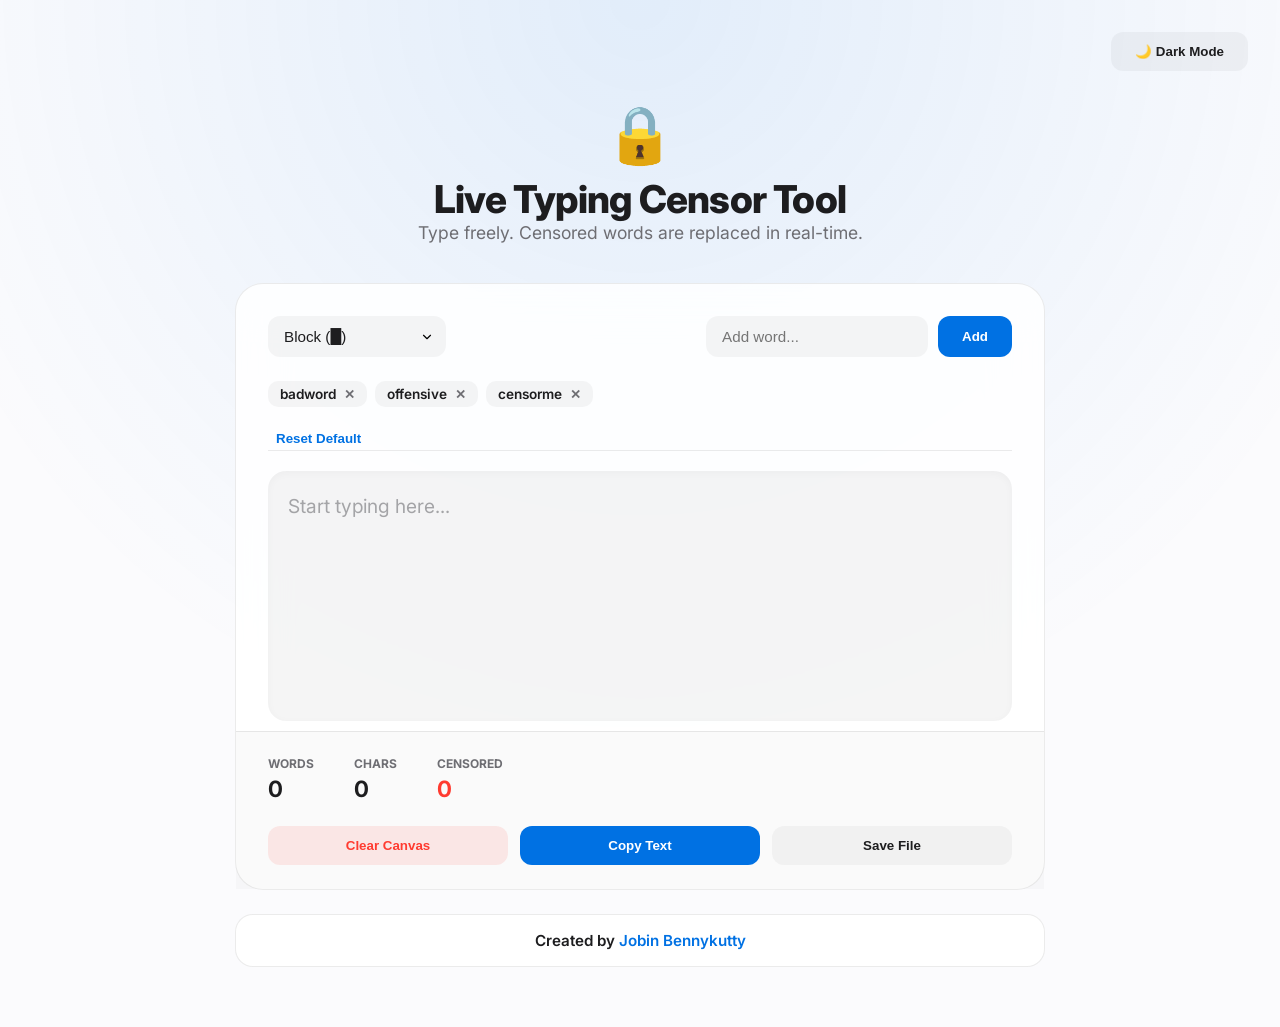
<file: index.html>
<!DOCTYPE html>
<html lang="en">
<head>
    <meta charset="UTF-8">
    <meta name="viewport" content="width=device-width, initial-scale=1.0">
    
    <title>Live Typing Censor Tool — Real-Time Text Moderation</title>
    <meta name="title" content="Live Typing Censor Tool — Real-Time Text Moderation">
    <meta name="description" content="A premium, Apple-inspired real-time text censoring tool. Features include custom characters, hover-to-reveal, and persistent storage.">
    <meta name="keywords" content="text censor, privacy tool, real-time moderation, content filter, apple design, web utility">
    <meta name="author" content="Jobin Bennykutty">

    <meta property="og:type" content="website">
    <meta property="og:url" content="https://joemighty.github.io/Text-Censor-Simple/">
    <meta property="og:title" content="Live Typing Censor Tool — Real-Time Text Moderation">
    <meta property="og:description" content="Type freely and moderate content in real-time with this sleek, glassmorphic web utility.">
    <meta property="og:image" content="https://joemighty.github.io/Text-Censor-Simple/og-image.png">

    <meta property="twitter:card" content="summary_large_image">
    <meta property="twitter:url" content="https://joemighty.github.io/Text-Censor-Simple/">
    <meta property="twitter:title" content="Live Typing Censor Tool — Real-Time Text Moderation">
    <meta property="twitter:description" content="A premium, Apple-inspired real-time text censoring tool with haptic interactions and custom styling.">
    <meta property="twitter:image" content="https://joemighty.github.io/Text-Censor-Simple/og-image.png">

    <link rel="stylesheet" href="style.css">
    <link href="https://fonts.googleapis.com/css2?family=Inter:wght@300;400;500;600;700;800&display=swap" rel="stylesheet">
</head>
<body>
    <div class="canvas-bg"></div>
    
    <nav class="top-nav">
        <button id="themeToggle" class="apple-btn-secondary" onclick="toggleTheme()">🌙 Dark Mode</button>
    </nav>

    <main class="apple-shell">
        <header class="hero-section">
            <span class="app-icon">🔒</span>
            <h1>Live Typing Censor Tool</h1>
            <p>Type freely. Censored words are replaced in real-time.</p>
        </header>

        <section class="main-surface glass">
            <div class="surface-content">
                <div class="toolbar">
                    <div class="toolbar-group">
                        <select id="censorStyle" class="apple-select" onchange="updateCensorStyle()">
                            <option value="█">Block (█)</option>
                            <option value="*">Asterisks (*)</option>
                            <option value="x">Crosses (x)</option>
                            <option value="custom">Custom Character</option>
                        </select>
                        <input type="text" id="customCharInput" maxlength="1" class="apple-input small" value="$" style="display: none;">
                    </div>
                    <div class="toolbar-group">
                        <input type="text" id="newWordInput" class="apple-input" placeholder="Add word...">
                        <button class="apple-btn-primary" onclick="addNewWord()">Add</button>
                    </div>
                </div>

                <div class="word-list-container">
                    <div id="wordListDisplay" class="apple-tags"></div>
                    <button class="text-btn" onclick="resetWordList()">Reset Default</button>
                </div>

                <div class="separator"></div>

                <div id="textInput" class="apple-editor" contenteditable="true" placeholder="Start typing here..."></div>
            </div>

            <div class="info-bar">
                <div class="stat-row">
                    <div class="apple-stat">
                        <span class="stat-label">Words</span>
                        <span id="wordCount" class="stat-val">0</span>
                    </div>
                    <div class="apple-stat">
                        <span class="stat-label">Chars</span>
                        <span id="charCount" class="stat-val">0</span>
                    </div>
                    <div class="apple-stat">
                        <span class="stat-label">Censored</span>
                        <span id="censorCount" class="stat-val red">0</span>
                    </div>
                </div>
                
                <div class="action-row">
                    <button class="apple-btn-danger" onclick="clearText()">Clear Canvas</button>
                    <button class="apple-btn-primary" onclick="copyText()">Copy Text</button>
                    <button class="apple-btn-secondary" onclick="downloadText()">Save File</button>
                </div>
            </div>
        </section>

        <footer class="apple-footer-bar glass">
            <p>Created by <a href="https://github.com/JoeMighty" target="_blank">Jobin Bennykutty</a></p>
        </footer>
    </main>

    <div class="apple-toast" id="notification">Copied to clipboard</div>

    <script src="script.js"></script>
</body>
</html>
</file>
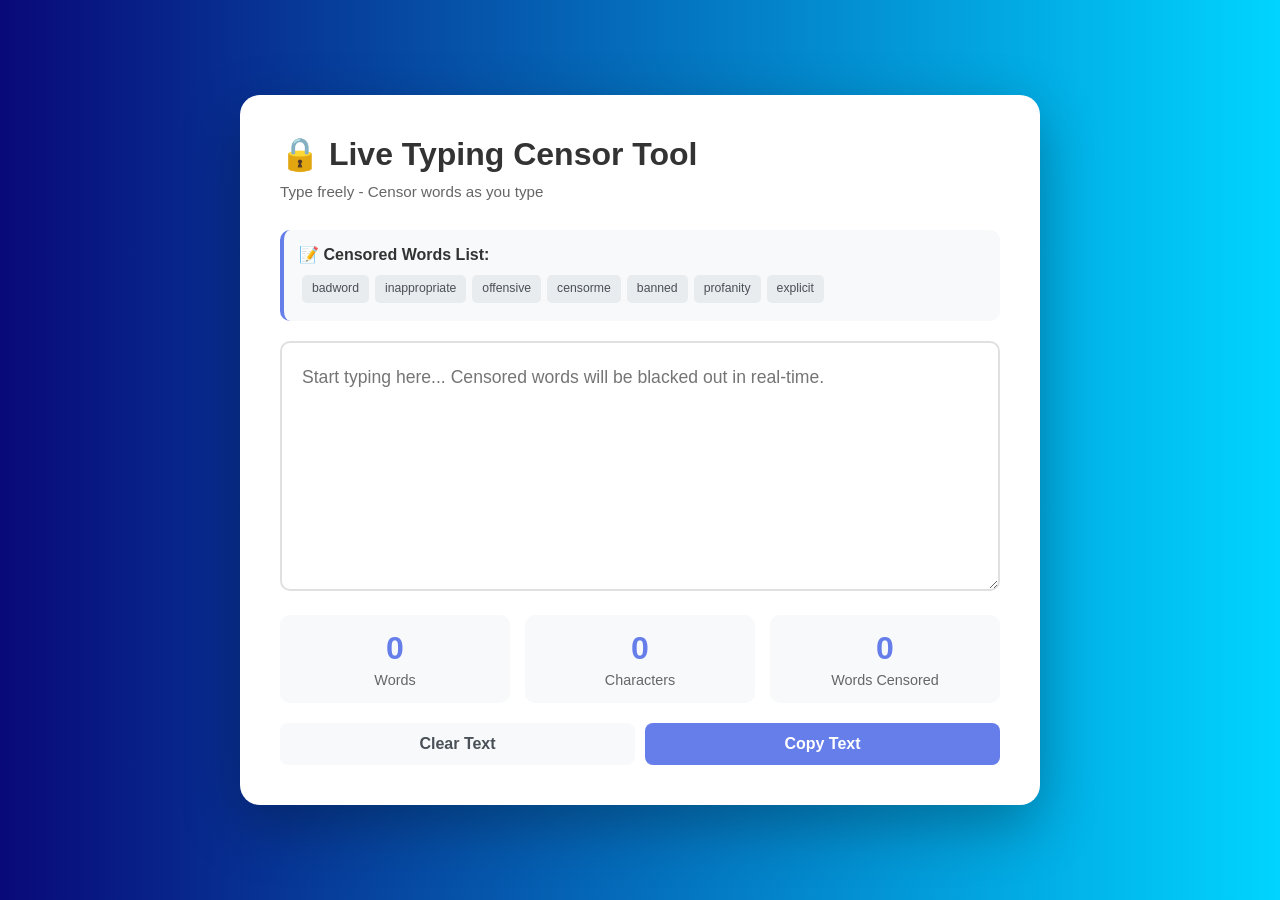
<file: word-censor-tool.html>
<!DOCTYPE html>
<html lang="en">
<head>
    <meta charset="UTF-8">
    <meta name="viewport" content="width=device-width, initial-scale=1.0">
    <title>Live Typing Censor Tool</title>
    <style>
        * {
            margin: 0;
            padding: 0;
            box-sizing: border-box;
        }

        body {
            font-family: 'Segoe UI', Tahoma, Geneva, Verdana, sans-serif;
            background: linear-gradient(90deg, #090979 0%, #00D4FF 100%);
            min-height: 100vh;
            display: flex;
            justify-content: center;
            align-items: center;
            padding: 20px;
        }

        .container {
            background: white;
            border-radius: 20px;
            box-shadow: 0 20px 60px rgba(0, 0, 0, 0.3);
            max-width: 800px;
            width: 100%;
            padding: 40px;
        }

        h1 {
            color: #333;
            margin-bottom: 10px;
            font-size: 2em;
        }

        .subtitle {
            color: #666;
            margin-bottom: 30px;
            font-size: 0.95em;
        }

        .word-list {
            background: #f8f9fa;
            padding: 15px;
            border-radius: 10px;
            margin-bottom: 20px;
            border-left: 4px solid #667eea;
        }

        .word-list h3 {
            color: #333;
            font-size: 1em;
            margin-bottom: 8px;
        }

        .word-list p {
            color: #666;
            font-size: 0.9em;
            line-height: 1.6;
        }

        .word-list .word-tag {
            display: inline-block;
            background: #e9ecef;
            color: #495057;
            padding: 4px 10px;
            margin: 3px;
            border-radius: 5px;
            font-size: 0.85em;
            font-weight: 500;
        }

        .editor-wrapper {
            position: relative;
            margin-bottom: 20px;
        }

        textarea {
            width: 100%;
            min-height: 250px;
            padding: 20px;
            border: 2px solid #e0e0e0;
            border-radius: 10px;
            font-size: 1.1em;
            font-family: 'Segoe UI', Tahoma, Geneva, Verdana, sans-serif;
            resize: vertical;
            transition: border-color 0.3s;
            line-height: 1.6;
        }

        textarea:focus {
            outline: none;
            border-color: #667eea;
        }

        .stats {
            display: flex;
            justify-content: space-between;
            gap: 15px;
            margin-top: 20px;
        }

        .stat-box {
            flex: 1;
            background: #f8f9fa;
            padding: 15px;
            border-radius: 10px;
            text-align: center;
        }

        .stat-number {
            font-size: 2em;
            font-weight: bold;
            color: #667eea;
        }

        .stat-label {
            color: #666;
            font-size: 0.9em;
            margin-top: 5px;
        }

        .censored-word {
            color: #dc3545;
            font-weight: bold;
        }

        .controls {
            margin-top: 20px;
            display: flex;
            gap: 10px;
        }

        button {
            flex: 1;
            padding: 12px 24px;
            border: none;
            border-radius: 8px;
            font-size: 1em;
            cursor: pointer;
            transition: all 0.3s;
            font-weight: 600;
        }

        .clear-btn {
            background: #f8f9fa;
            color: #495057;
        }

        .clear-btn:hover {
            background: #e9ecef;
        }

        .copy-btn {
            background: #667eea;
            color: white;
        }

        .copy-btn:hover {
            background: #5568d3;
            transform: translateY(-2px);
            box-shadow: 0 5px 15px rgba(102, 126, 234, 0.4);
        }

        .notification {
            position: fixed;
            top: 20px;
            right: 20px;
            background: #28a745;
            color: white;
            padding: 15px 25px;
            border-radius: 8px;
            box-shadow: 0 5px 15px rgba(0, 0, 0, 0.2);
            opacity: 0;
            transform: translateY(-20px);
            transition: all 0.3s;
            pointer-events: none;
        }

        .notification.show {
            opacity: 1;
            transform: translateY(0);
        }

        @media (max-width: 600px) {
            .container {
                padding: 20px;
            }

            h1 {
                font-size: 1.5em;
            }

            .stats {
                flex-direction: column;
            }

            .controls {
                flex-direction: column;
            }
        }
    </style>
</head>
<body>
    <div class="container">
        <h1>🔒 Live Typing Censor Tool</h1>
        <p class="subtitle">Type freely - Censor words as you type</p>

        <div class="word-list">
            <h3>📝 Censored Words List:</h3>
            <p id="wordListDisplay"></p>
        </div>

        <div class="editor-wrapper">
            <textarea 
                id="textInput" 
                placeholder="Start typing here... Censored words will be blacked out in real-time."
            ></textarea>
        </div>

        <div class="stats">
            <div class="stat-box">
                <div class="stat-number" id="wordCount">0</div>
                <div class="stat-label">Words</div>
            </div>
            <div class="stat-box">
                <div class="stat-number" id="charCount">0</div>
                <div class="stat-label">Characters</div>
            </div>
            <div class="stat-box">
                <div class="stat-number" id="censorCount">0</div>
                <div class="stat-label">Words Censored</div>
            </div>
        </div>

        <div class="controls">
            <button class="clear-btn" onclick="clearText()">Clear Text</button>
            <button class="copy-btn" onclick="copyText()">Copy Text</button>
        </div>
    </div>

    <div class="notification" id="notification">Text copied to clipboard!</div>

    <script>
        // Placeholder list of words to censor (case-insensitive)
        const censoredWords = [
            'badword',
            'inappropriate',
            'offensive',
            'censorme',
            'banned',
            'profanity',
            'explicit'
        ];

        let totalCensorCount = 0;
        const textInput = document.getElementById('textInput');
        const wordCountEl = document.getElementById('wordCount');
        const charCountEl = document.getElementById('charCount');
        const censorCountEl = document.getElementById('censorCount');
        const wordListDisplay = document.getElementById('wordListDisplay');

        // Display the censored words list
        function displayWordList() {
            wordListDisplay.innerHTML = censoredWords
                .map(word => `<span class="word-tag">${word}</span>`)
                .join('');
        }

        // Create regex pattern for censored words
        function createCensorPattern() {
            const pattern = censoredWords
                .map(word => word.replace(/[.*+?^${}()|[\]\\]/g, '\\$&'))
                .join('|');
            return new RegExp(`\\b(${pattern})\\b`, 'gi');
        }

        // Censor the text
        function censorText(text) {
            let censoredCount = 0;
            const pattern = createCensorPattern();
            
            const censored = text.replace(pattern, (match) => {
                censoredCount++;
                return '█'.repeat(match.length);
            });
            
            return { text: censored, count: censoredCount };
        }

        // Update statistics
        function updateStats(text) {
            const words = text.trim().split(/\s+/).filter(word => word.length > 0);
            wordCountEl.textContent = words.length || 0;
            charCountEl.textContent = text.length;
        }

        // Handle text input with real-time censoring
        textInput.addEventListener('input', function(e) {
            const cursorPosition = this.selectionStart;
            const originalText = this.value;
            
            const { text: censoredText, count } = censorText(originalText);
            
            // Calculate cursor position adjustment
            const beforeCursor = originalText.substring(0, cursorPosition);
            const { text: censoredBefore } = censorText(beforeCursor);
            const newCursorPosition = censoredBefore.length;
            
            // Update textarea value
            if (censoredText !== originalText) {
                this.value = censoredText;
                this.setSelectionRange(newCursorPosition, newCursorPosition);
                totalCensorCount += count;
            }
            
            updateStats(censoredText);
            censorCountEl.textContent = totalCensorCount;
        });

        // Clear text
        function clearText() {
            textInput.value = '';
            totalCensorCount = 0;
            updateStats('');
            censorCountEl.textContent = 0;
            textInput.focus();
        }

        // Copy text to clipboard
        function copyText() {
            const text = textInput.value;
            
            if (text.trim() === '') {
                return;
            }
            
            navigator.clipboard.writeText(text).then(() => {
                const notification = document.getElementById('notification');
                notification.classList.add('show');
                
                setTimeout(() => {
                    notification.classList.remove('show');
                }, 2000);
            }).catch(err => {
                alert('Failed to copy text');
            });
        }

        // Initialize
        displayWordList();
        updateStats('');
    </script>
</body>
</html>
</file>
<file: style.css>
:root {
    --system-bg: #fbfbfd;
    --material-bg: rgba(255, 255, 255, 0.85);
    --material-border: rgba(0, 0, 0, 0.08);
    --text-main: #1d1d1f;
    --text-sub: #6e6e73;
    --accent: #0071e3;
    --danger: #ff3b30;
    --tag-bg: rgba(0, 0, 0, 0.04);
    --editor-shadow: rgba(0, 0, 0, 0.03);
    --select-dropdown-bg: #ffffff;
    --spring-easing: cubic-bezier(0.175, 0.885, 0.32, 1.275);
}

[data-theme="dark"] {
    --system-bg: #000000;
    --material-bg: rgba(28, 28, 30, 0.85);
    --material-border: rgba(255, 255, 255, 0.1);
    --text-main: #f5f5f7;
    --text-sub: #86868b;
    --accent: #0a84ff;
    --danger: #ff453a;
    --tag-bg: rgba(255, 255, 255, 0.08);
    --editor-shadow: rgba(0, 0, 0, 0.2);
    --select-dropdown-bg: #1c1c1e;
}

* { margin: 0; padding: 0; box-sizing: border-box; }

body {
    font-family: 'Inter', -apple-system, sans-serif;
    background-color: var(--system-bg);
    color: var(--text-main);
    -webkit-font-smoothing: antialiased;
    min-height: 100vh;
}

.canvas-bg {
    position: fixed; top: 0; left: 0; width: 100%; height: 100%; z-index: -1;
    background: radial-gradient(circle at 50% 0%, var(--accent), transparent 70%);
    opacity: 0.1;
}

/* FIX: Absolute pin to top-right with explicit margins */
.top-nav {
    position: absolute; /* Using absolute to stay within document flow but pinned */
    top: 32px;
    right: 32px;
    margin: 0;
    padding: 0;
    z-index: 9999;
}

/* Ensure the button itself doesn't have floating issues */
#themeToggle {
    display: block;
    float: right;
}

.apple-shell { max-width: 850px; margin: 80px auto 40px; padding: 20px; }

.hero-section { text-align: center; margin-bottom: 40px; }
.app-icon { font-size: 3.5rem; display: block; margin-bottom: 8px; }
h1 { font-size: 2.4rem; font-weight: 800; letter-spacing: -0.02em; }
.hero-section p { color: var(--text-sub); font-size: 1.1rem; }

.glass {
    background: var(--material-bg);
    backdrop-filter: blur(25px);
    -webkit-backdrop-filter: blur(25px);
    border: 1px solid var(--material-border);
    border-radius: 28px;
}

.surface-content { padding: 32px 32px 10px 32px; }

.toolbar { display: flex; justify-content: space-between; gap: 15px; margin-bottom: 24px; }
.toolbar-group { display: flex; gap: 10px; }

.apple-select {
    background: var(--tag-bg);
    border: none;
    padding: 12px 16px;
    border-radius: 12px;
    color: var(--text-main);
    font-size: 0.95rem;
    font-weight: 500;
    outline: none;
    cursor: pointer;
    appearance: none;
    -webkit-appearance: none;
    background-image: url("data:image/svg+xml;charset=UTF-8,%3csvg xmlns='http://www.w3.org/2000/svg' viewBox='0 0 24 24' fill='none' stroke='currentColor' stroke-width='2' stroke-linecap='round' stroke-linejoin='round'%3e%3cpolyline points='6 9 12 15 18 9'%3e%3c/polyline%3e%3c/svg%3e");
    background-repeat: no-repeat;
    background-position: right 12px center;
    background-size: 14px;
    padding-right: 38px;
}

.apple-select option {
    background-color: var(--select-dropdown-bg);
    color: var(--text-main);
}

.apple-input {
    background: var(--tag-bg);
    border: none;
    padding: 12px 16px;
    border-radius: 12px;
    color: var(--text-main);
    font-size: 0.95rem;
    font-weight: 500;
    outline: none;
}

.apple-input.small { width: 60px; text-align: center; }

button {
    position: relative;
    overflow: hidden;
    transition: transform 0.2s var(--spring-easing), opacity 0.2s ease;
    cursor: pointer;
    border: none;
    user-select: none;
}

button:active { transform: scale(0.94); }

.apple-btn-primary { background: var(--accent); color: white; padding: 12px 24px; border-radius: 12px; font-weight: 600; }
.apple-btn-secondary { background: var(--tag-bg); color: var(--text-main); padding: 12px 24px; border-radius: 12px; font-weight: 600; }
.apple-btn-danger { background: rgba(255, 59, 48, 0.1); color: var(--danger); padding: 12px 24px; border-radius: 12px; font-weight: 600; }

.haptic-ripple {
    position: absolute;
    border-radius: 50%;
    transform: scale(0);
    animation: ripple-animation 0.6s linear;
    background-color: rgba(255, 255, 255, 0.35);
    pointer-events: none;
}

@keyframes ripple-animation {
    to { transform: scale(4); opacity: 0; }
}

.apple-tags { display: flex; flex-wrap: wrap; gap: 8px; margin-bottom: 20px; }
.word-tag { background: var(--tag-bg); padding: 5px 12px; border-radius: 10px; font-size: 0.85rem; font-weight: 600; display: flex; align-items: center; gap: 8px; }
.delete-tag-btn { background: transparent; color: var(--text-sub); font-weight: 800; }
.text-btn { background: none; color: var(--accent); font-weight: 700; padding: 4px 8px; border-radius: 6px; }

.separator { height: 1px; background: var(--material-border); margin-bottom: 20px; }

.apple-editor { 
    min-height: 250px; font-size: 1.2rem; outline: none; line-height: 1.6;
    padding: 20px; border-radius: 18px; background: var(--tag-bg);
    box-shadow: inset 0 2px 8px var(--editor-shadow);
}
.apple-editor:empty:before { content: attr(placeholder); color: var(--text-sub); opacity: 0.6; }

.info-bar {
    padding: 24px 32px;
    background: rgba(0, 0, 0, 0.02);
    border-top: 1px solid var(--material-border);
    display: flex; flex-direction: column; gap: 24px;
}

.stat-row { display: flex; gap: 40px; }
.apple-stat { display: flex; flex-direction: column; gap: 4px; }
.stat-label { font-size: 0.75rem; font-weight: 700; text-transform: uppercase; color: var(--text-sub); }
.stat-val { font-size: 1.4rem; font-weight: 700; }
.stat-val.red { color: var(--danger); }

.action-row { display: flex; gap: 12px; }
.action-row button { flex: 1; }

.apple-footer-bar { margin-top: 24px; padding: 16px; text-align: center; font-weight: 600; font-size: 0.95rem; border-radius: 18px; }
.apple-footer-bar a { color: var(--accent); text-decoration: none; }

.apple-toast {
    position: fixed; bottom: 30px; left: 50%; transform: translateX(-50%) translateY(100px);
    background: #1c1c1e; color: white; padding: 12px 24px; border-radius: 16px; font-weight: 600;
    transition: 0.5s var(--spring-easing); opacity: 0; box-shadow: 0 10px 30px rgba(0,0,0,0.2);
}
.apple-toast.show { opacity: 1; transform: translateX(-50%) translateY(0); }

@media (max-width: 700px) {
    .toolbar, .action-row { flex-direction: column; }
    .stat-row { justify-content: space-between; gap: 10px; }
    .top-nav { top: 20px; right: 20px; }
}
</file>
